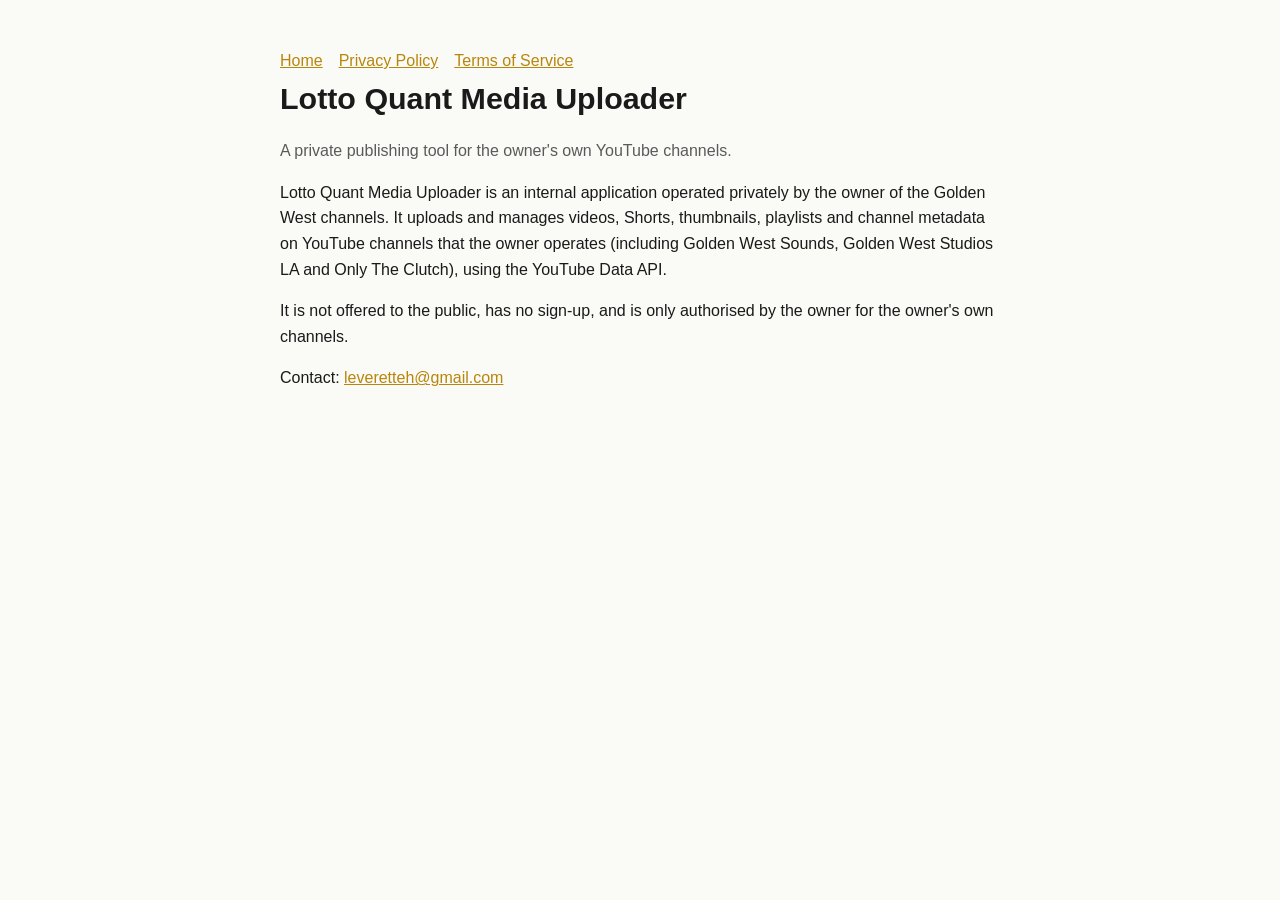
<file: index.html>
<!doctype html><html lang="en"><head><meta charset="utf-8"><meta name="viewport" content="width=device-width,initial-scale=1">
<title>Lotto Quant Media Uploader</title><link rel="stylesheet" href="style.css"></head><body><main>
<nav><a href="./">Home</a><a href="privacy.html">Privacy Policy</a><a href="terms.html">Terms of Service</a></nav>
<h1>Lotto Quant Media Uploader</h1>
<p class="muted">A private publishing tool for the owner's own YouTube channels.</p>
<p>Lotto Quant Media Uploader is an internal application operated privately by the owner of the Golden West channels. It uploads and manages videos, Shorts, thumbnails, playlists and channel metadata on YouTube channels that the owner operates (including Golden West Sounds, Golden West Studios LA and Only The Clutch), using the YouTube Data API.</p>
<p>It is not offered to the public, has no sign-up, and is only authorised by the owner for the owner's own channels.</p>
<p>Contact: <a href="mailto:leveretteh@gmail.com">leveretteh@gmail.com</a></p>
</main></body></html>
</file>
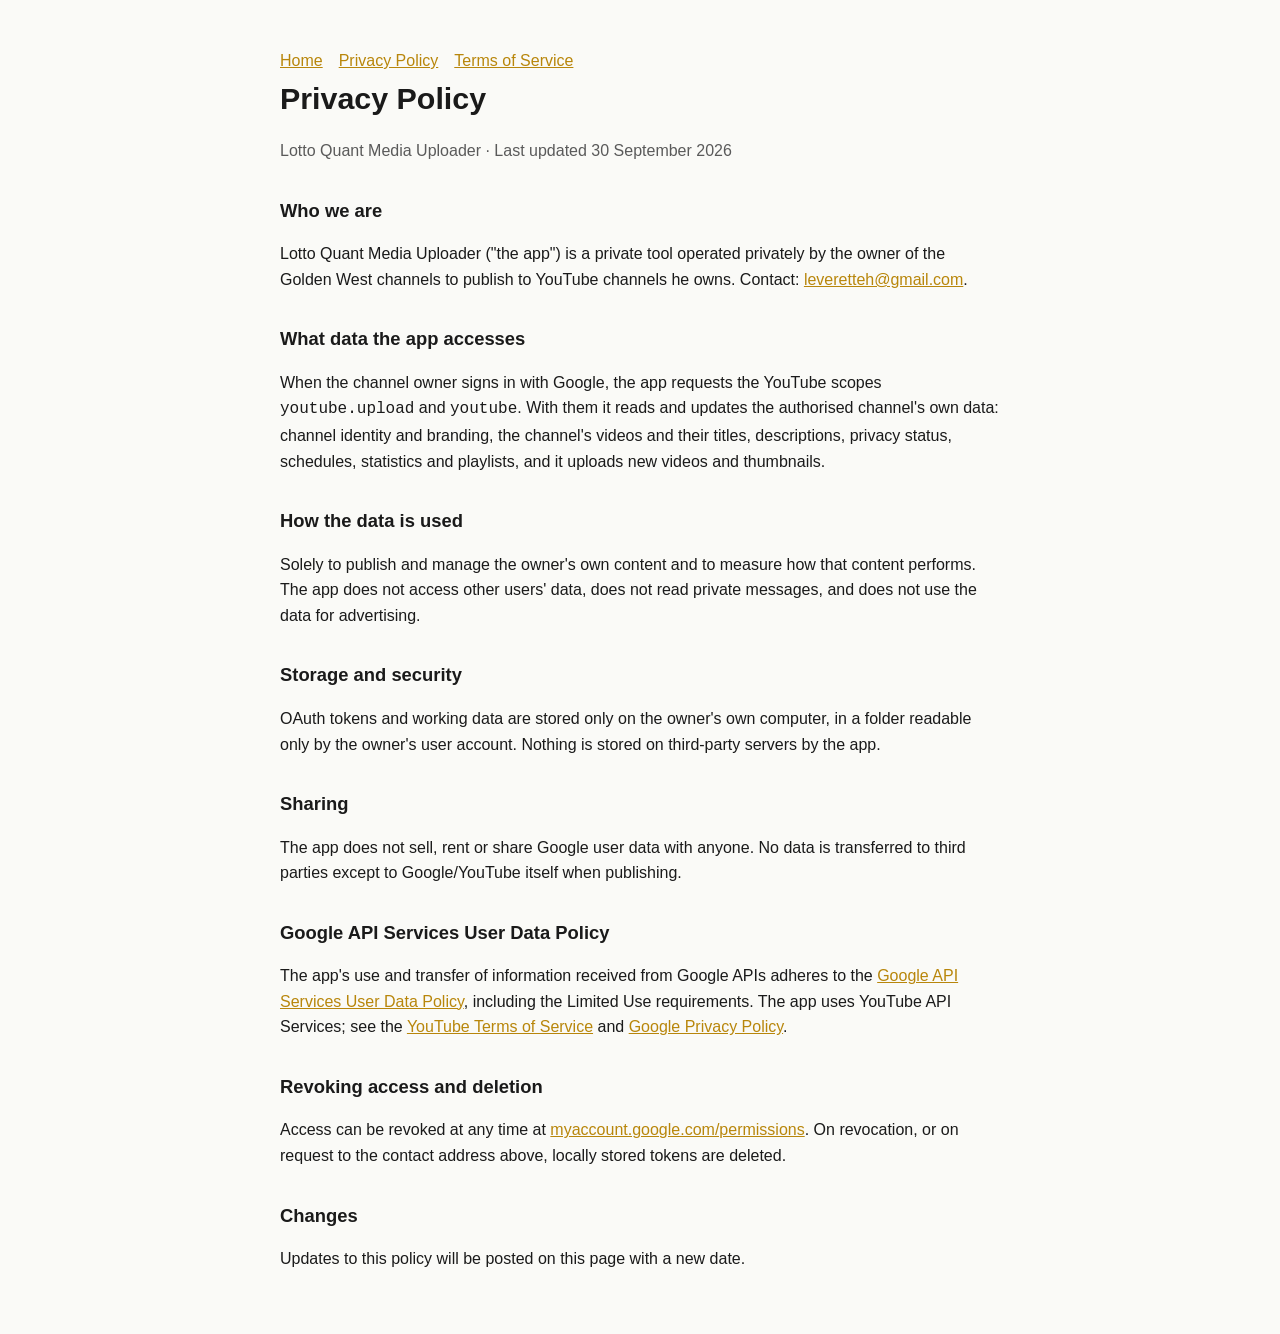
<file: privacy.html>
<!doctype html><html lang="en"><head><meta charset="utf-8"><meta name="viewport" content="width=device-width,initial-scale=1">
<title>Privacy Policy — Lotto Quant Media Uploader</title><link rel="stylesheet" href="style.css"></head><body><main>
<nav><a href="./">Home</a><a href="privacy.html">Privacy Policy</a><a href="terms.html">Terms of Service</a></nav>
<h1>Privacy Policy</h1><p class="muted">Lotto Quant Media Uploader · Last updated 30 September 2026</p>
<h2>Who we are</h2><p>Lotto Quant Media Uploader ("the app") is a private tool operated privately by the owner of the Golden West channels to publish to YouTube channels he owns. Contact: <a href="mailto:leveretteh@gmail.com">leveretteh@gmail.com</a>.</p>
<h2>What data the app accesses</h2><p>When the channel owner signs in with Google, the app requests the YouTube scopes <code>youtube.upload</code> and <code>youtube</code>. With them it reads and updates the authorised channel's own data: channel identity and branding, the channel's videos and their titles, descriptions, privacy status, schedules, statistics and playlists, and it uploads new videos and thumbnails.</p>
<h2>How the data is used</h2><p>Solely to publish and manage the owner's own content and to measure how that content performs. The app does not access other users' data, does not read private messages, and does not use the data for advertising.</p>
<h2>Storage and security</h2><p>OAuth tokens and working data are stored only on the owner's own computer, in a folder readable only by the owner's user account. Nothing is stored on third-party servers by the app.</p>
<h2>Sharing</h2><p>The app does not sell, rent or share Google user data with anyone. No data is transferred to third parties except to Google/YouTube itself when publishing.</p>
<h2>Google API Services User Data Policy</h2><p>The app's use and transfer of information received from Google APIs adheres to the <a href="https://developers.google.com/terms/api-services-user-data-policy">Google API Services User Data Policy</a>, including the Limited Use requirements. The app uses YouTube API Services; see the <a href="https://www.youtube.com/t/terms">YouTube Terms of Service</a> and <a href="https://policies.google.com/privacy">Google Privacy Policy</a>.</p>
<h2>Revoking access and deletion</h2><p>Access can be revoked at any time at <a href="https://myaccount.google.com/permissions">myaccount.google.com/permissions</a>. On revocation, or on request to the contact address above, locally stored tokens are deleted.</p>
<h2>Changes</h2><p>Updates to this policy will be posted on this page with a new date.</p>
</main></body></html>
</file>
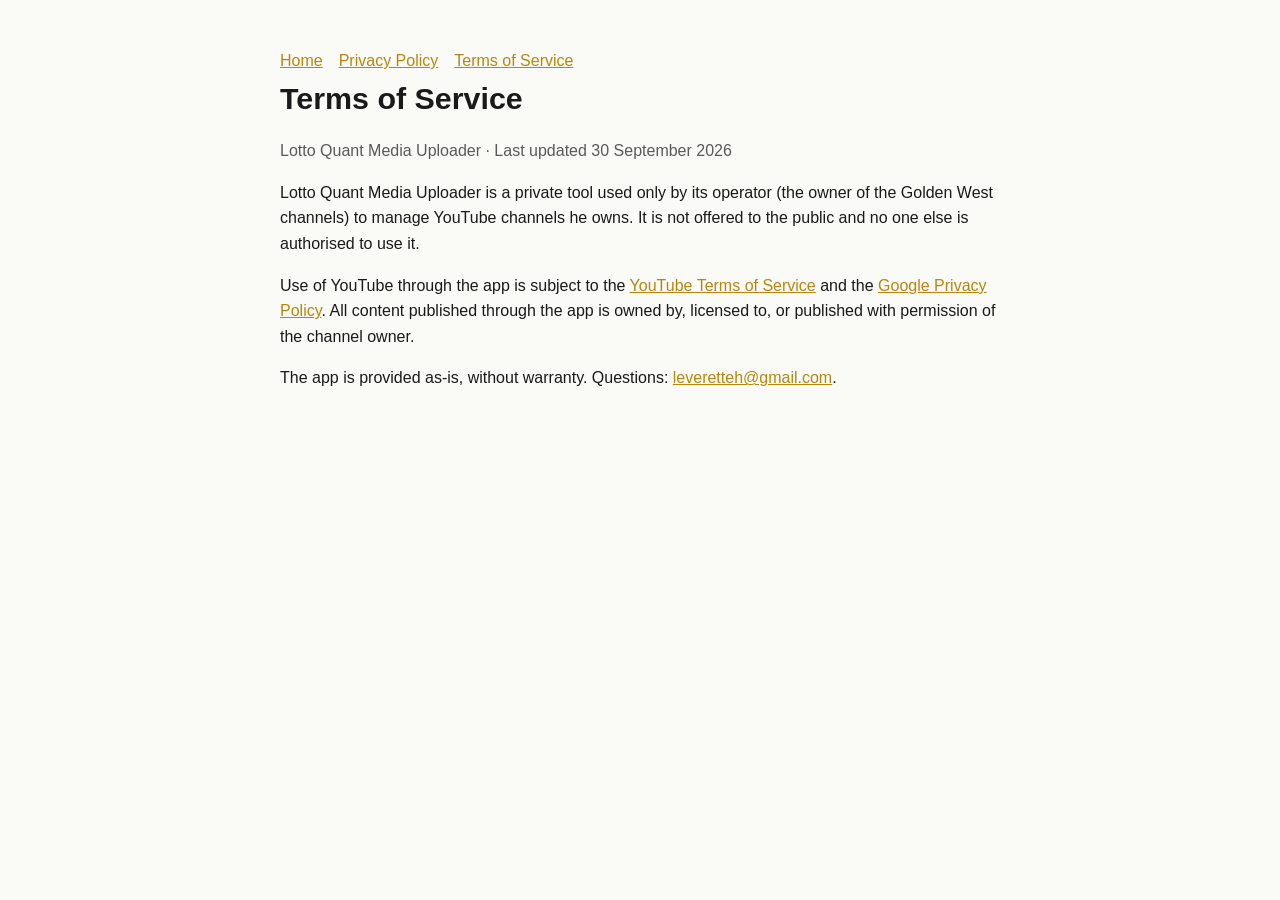
<file: terms.html>
<!doctype html><html lang="en"><head><meta charset="utf-8"><meta name="viewport" content="width=device-width,initial-scale=1">
<title>Terms of Service — Lotto Quant Media Uploader</title><link rel="stylesheet" href="style.css"></head><body><main>
<nav><a href="./">Home</a><a href="privacy.html">Privacy Policy</a><a href="terms.html">Terms of Service</a></nav>
<h1>Terms of Service</h1><p class="muted">Lotto Quant Media Uploader · Last updated 30 September 2026</p>
<p>Lotto Quant Media Uploader is a private tool used only by its operator (the owner of the Golden West channels) to manage YouTube channels he owns. It is not offered to the public and no one else is authorised to use it.</p>
<p>Use of YouTube through the app is subject to the <a href="https://www.youtube.com/t/terms">YouTube Terms of Service</a> and the <a href="https://policies.google.com/privacy">Google Privacy Policy</a>. All content published through the app is owned by, licensed to, or published with permission of the channel owner.</p>
<p>The app is provided as-is, without warranty. Questions: <a href="mailto:leveretteh@gmail.com">leveretteh@gmail.com</a>.</p>
</main></body></html>
</file>
<file: style.css>
:root{--bg:#fafaf7;--fg:#1a1a1a;--muted:#5a5a5a;--accent:#b8860b}
@media (prefers-color-scheme:dark){:root{--bg:#121212;--fg:#ececec;--muted:#a8a8a8;--accent:#e0b040}}
body{margin:0;background:var(--bg);color:var(--fg);font:16px/1.6 -apple-system,BlinkMacSystemFont,"Segoe UI",Helvetica,Arial,sans-serif}
main{max-width:720px;margin:0 auto;padding:48px 20px}
h1{font-size:1.9rem;margin:0 0 .3rem}h2{font-size:1.15rem;margin-top:2rem}
.muted{color:var(--muted)}a{color:var(--accent)}nav a{margin-right:1rem}
</file>
